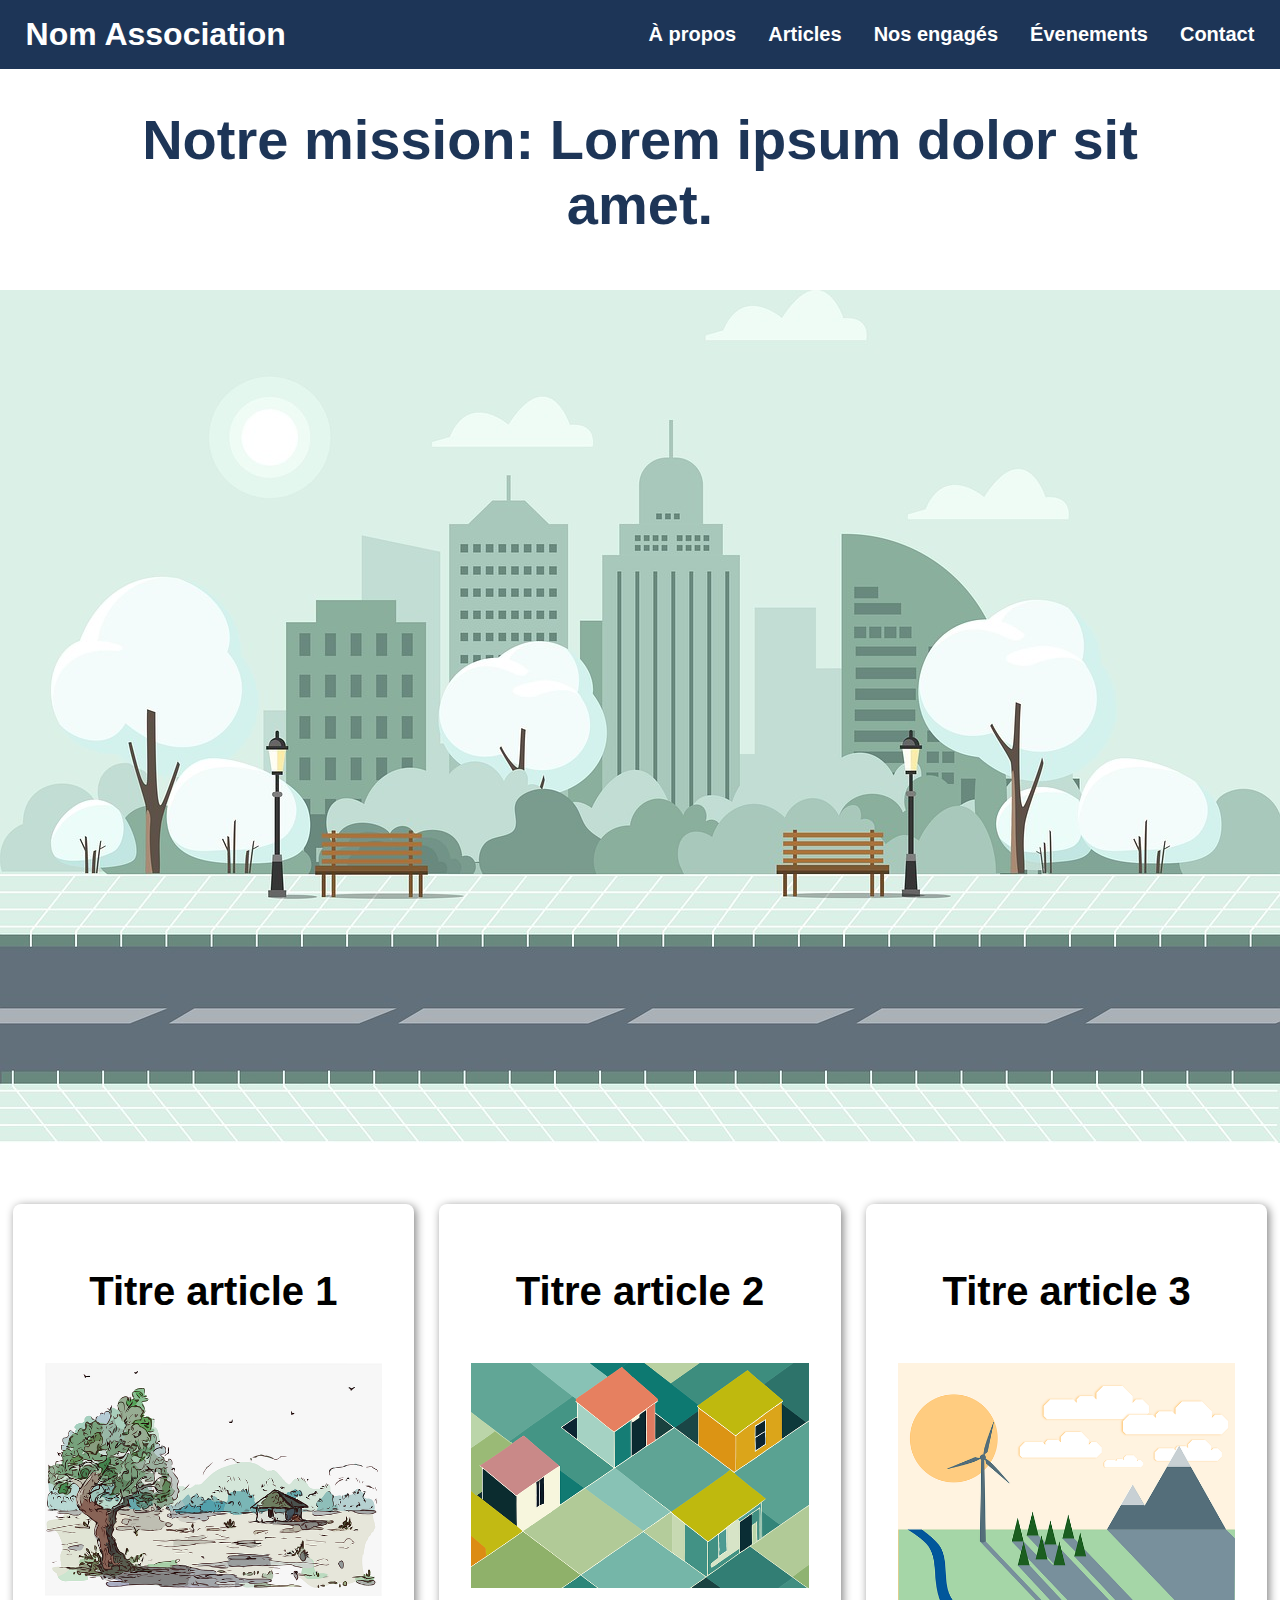
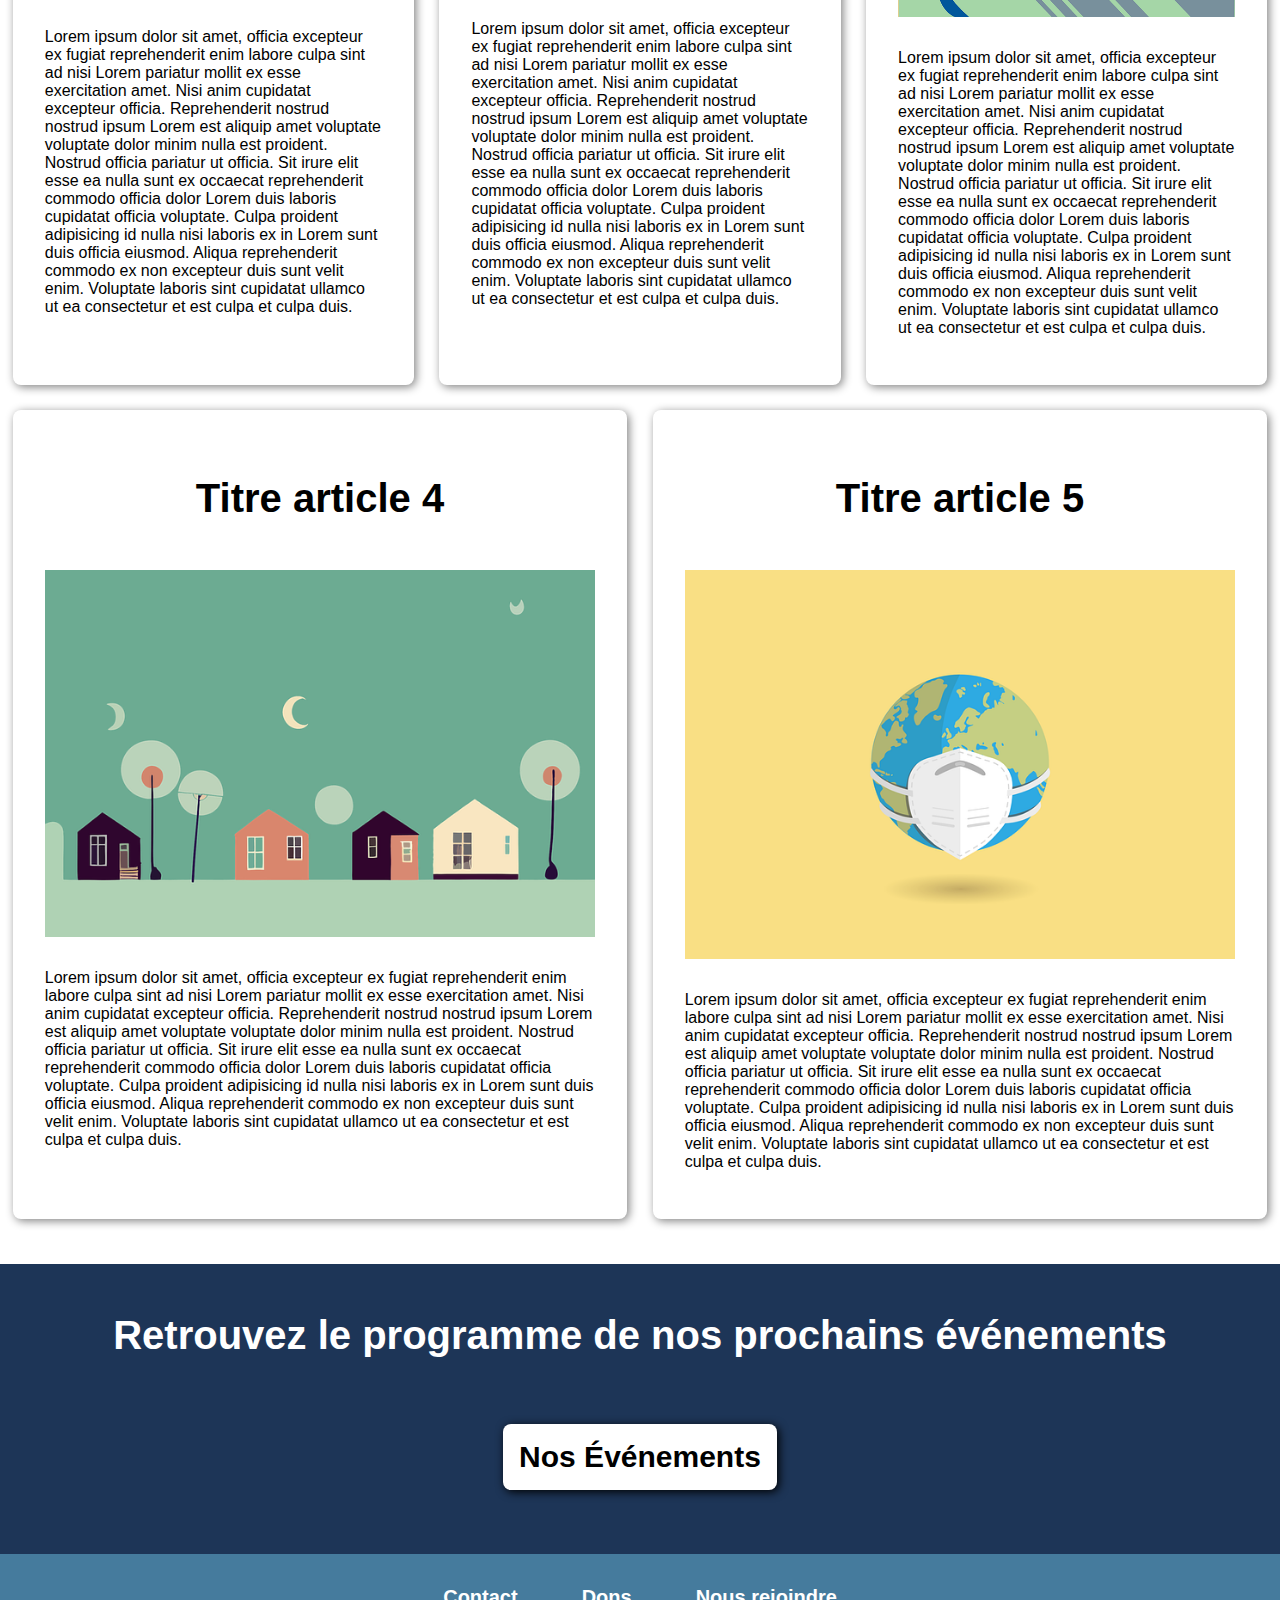
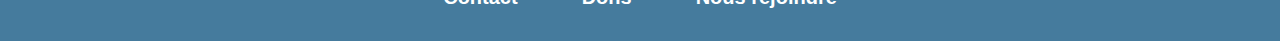
<file: index.html>
<!DOCTYPE html>
<html lang="fr">
  <head>
    <title>Nom association: Lorem ipsum dolor sit amet.</title>
    <meta charset="UTF-8" />
    <meta name="viewport" content="width=device-width, initial-scale=1" />
    <meta
      name="description"
      content="description mission association: Lorem ipsum dolor sit amet, qui minim labore adipisicing minim sint cillum sint consectetur cupidatat."
    />
    <link
      type="image/png"
      sizes="32x32"
      rel="icon"
      href="public/icons8-non-profit-organisation-32.png"
    />
    <link href="styles/global.css" rel="stylesheet" />
    <link href="styles/index.css" rel="stylesheet" />
  </head>
  <body>
    <header>
      <div class="menu-container">
        <nav class="navbar">
          <a href="index.html" class="menu-logo">Nom Association</a>
          <label for="toggle-hamburger">
            <img
              alt="menu"
              src="public/icons8-menu.svg"
              class="menu-hamburger"
            />
          </label>
        </nav>
        <input type="checkbox" id="toggle-hamburger" />
        <ul class="menu-content">
          <li>
            <a href="a-propos.html" class="menu-link">À propos</a>
          </li>
          <li>
            <a href="articles.html" class="menu-link">Articles</a>
          </li>
          <li>
            <a href="nos-engages.html" class="menu-link">Nos engagés</a>
          </li>
          <li>
            <a href="evenements.html" class="menu-link">Évenements</a>
          </li>
          <li>
            <a href="contact.html" class="menu-link">Contact</a>
          </li>
        </ul>
      </div>
    </header>
    <main>
      <div class="hero">
        <h1 class="hero-title">Notre mission: Lorem ipsum dolor sit amet.</h1>
        <img
          src="public/city-gbceb59cae_1280.jpg"
          alt="city illustration"
          class="article-image"
        />
      </div>
      <div class="article-container">
        <a href="./articles/article1.html" class="article-link">
          <article class="article">
            <h2 class="article-title">Titre article 1</h2>
            <img
              src="public/hut-g95c8c413b_640.png"
              alt="nature painting"
              class="article-image"
            />
            <p>
              Lorem ipsum dolor sit amet, officia excepteur ex fugiat
              reprehenderit enim labore culpa sint ad nisi Lorem pariatur mollit
              ex esse exercitation amet. Nisi anim cupidatat excepteur officia.
              Reprehenderit nostrud nostrud ipsum Lorem est aliquip amet
              voluptate voluptate dolor minim nulla est proident. Nostrud
              officia pariatur ut officia. Sit irure elit esse ea nulla sunt ex
              occaecat reprehenderit commodo officia dolor Lorem duis laboris
              cupidatat officia voluptate. Culpa proident adipisicing id nulla
              nisi laboris ex in Lorem sunt duis officia eiusmod. Aliqua
              reprehenderit commodo ex non excepteur duis sunt velit enim.
              Voluptate laboris sint cupidatat ullamco ut ea consectetur et est
              culpa et culpa duis.
            </p>
          </article>
        </a>
        <a href="./articles/article2.html" class="article-link">
          <article class="article article-odd">
            <h2 class="article-title">Titre article 2</h2>
            <img
              src="public/house-g46f1d85dd_640.png"
              alt="houses grid illustration"
              class="article-image"
            />
            <p>
              Lorem ipsum dolor sit amet, officia excepteur ex fugiat
              reprehenderit enim labore culpa sint ad nisi Lorem pariatur mollit
              ex esse exercitation amet. Nisi anim cupidatat excepteur officia.
              Reprehenderit nostrud nostrud ipsum Lorem est aliquip amet
              voluptate voluptate dolor minim nulla est proident. Nostrud
              officia pariatur ut officia. Sit irure elit esse ea nulla sunt ex
              occaecat reprehenderit commodo officia dolor Lorem duis laboris
              cupidatat officia voluptate. Culpa proident adipisicing id nulla
              nisi laboris ex in Lorem sunt duis officia eiusmod. Aliqua
              reprehenderit commodo ex non excepteur duis sunt velit enim.
              Voluptate laboris sint cupidatat ullamco ut ea consectetur et est
              culpa et culpa duis.
            </p>
          </article>
        </a>
        <a href="./articles/article3.html" class="article-link">
          <article class="article">
            <h2 class="article-title">Titre article 3</h2>
            <img
              src="public/wind-gf8442b9fc_640.png"
              alt="wind turbine illustration"
              class="article-image"
            />
            <p>
              Lorem ipsum dolor sit amet, officia excepteur ex fugiat
              reprehenderit enim labore culpa sint ad nisi Lorem pariatur mollit
              ex esse exercitation amet. Nisi anim cupidatat excepteur officia.
              Reprehenderit nostrud nostrud ipsum Lorem est aliquip amet
              voluptate voluptate dolor minim nulla est proident. Nostrud
              officia pariatur ut officia. Sit irure elit esse ea nulla sunt ex
              occaecat reprehenderit commodo officia dolor Lorem duis laboris
              cupidatat officia voluptate. Culpa proident adipisicing id nulla
              nisi laboris ex in Lorem sunt duis officia eiusmod. Aliqua
              reprehenderit commodo ex non excepteur duis sunt velit enim.
              Voluptate laboris sint cupidatat ullamco ut ea consectetur et est
              culpa et culpa duis.
            </p>
          </article>
        </a>
        <a href="./articles/article4.html" class="article-link">
          <article class="article article-odd">
            <h2 class="article-title">Titre article 4</h2>
            <img
              src="public/house-ge0a631499_640.png"
              alt="houses illustration"
              class="article-image"
            />
            <p>
              Lorem ipsum dolor sit amet, officia excepteur ex fugiat
              reprehenderit enim labore culpa sint ad nisi Lorem pariatur mollit
              ex esse exercitation amet. Nisi anim cupidatat excepteur officia.
              Reprehenderit nostrud nostrud ipsum Lorem est aliquip amet
              voluptate voluptate dolor minim nulla est proident. Nostrud
              officia pariatur ut officia. Sit irure elit esse ea nulla sunt ex
              occaecat reprehenderit commodo officia dolor Lorem duis laboris
              cupidatat officia voluptate. Culpa proident adipisicing id nulla
              nisi laboris ex in Lorem sunt duis officia eiusmod. Aliqua
              reprehenderit commodo ex non excepteur duis sunt velit enim.
              Voluptate laboris sint cupidatat ullamco ut ea consectetur et est
              culpa et culpa duis.
            </p>
          </article>
        </a>
        <a href="./articles/article5.html" class="article-link"
          ><article class="article">
            <h2 class="article-title">Titre article 5</h2>
            <img
              src="public/virus-g2558741d8_640.png"
              alt="earth virus mask illustration"
              class="article-image"
            />
            <p>
              Lorem ipsum dolor sit amet, officia excepteur ex fugiat
              reprehenderit enim labore culpa sint ad nisi Lorem pariatur mollit
              ex esse exercitation amet. Nisi anim cupidatat excepteur officia.
              Reprehenderit nostrud nostrud ipsum Lorem est aliquip amet
              voluptate voluptate dolor minim nulla est proident. Nostrud
              officia pariatur ut officia. Sit irure elit esse ea nulla sunt ex
              occaecat reprehenderit commodo officia dolor Lorem duis laboris
              cupidatat officia voluptate. Culpa proident adipisicing id nulla
              nisi laboris ex in Lorem sunt duis officia eiusmod. Aliqua
              reprehenderit commodo ex non excepteur duis sunt velit enim.
              Voluptate laboris sint cupidatat ullamco ut ea consectetur et est
              culpa et culpa duis.
            </p>
          </article>
        </a>
      </div>
    </main>
    <aside class="aside-banner">
      <h2>Retrouvez le programme de nos prochains événements</h2>
      <a href="evenements.html" class="events-link">Nos Événements</a>
    </aside>
    <footer>
      <ul class="footer-list">
        <li><a href="contact.html" class="menu-link">Contact</a></li>
        <li><a href="dons.html" class="menu-link">Dons</a></li>
        <li>
          <a href="nous-rejoindre.html" class="menu-link">Nous rejoindre</a>
        </li>
      </ul>
    </footer>
  </body>
</html>
</file>
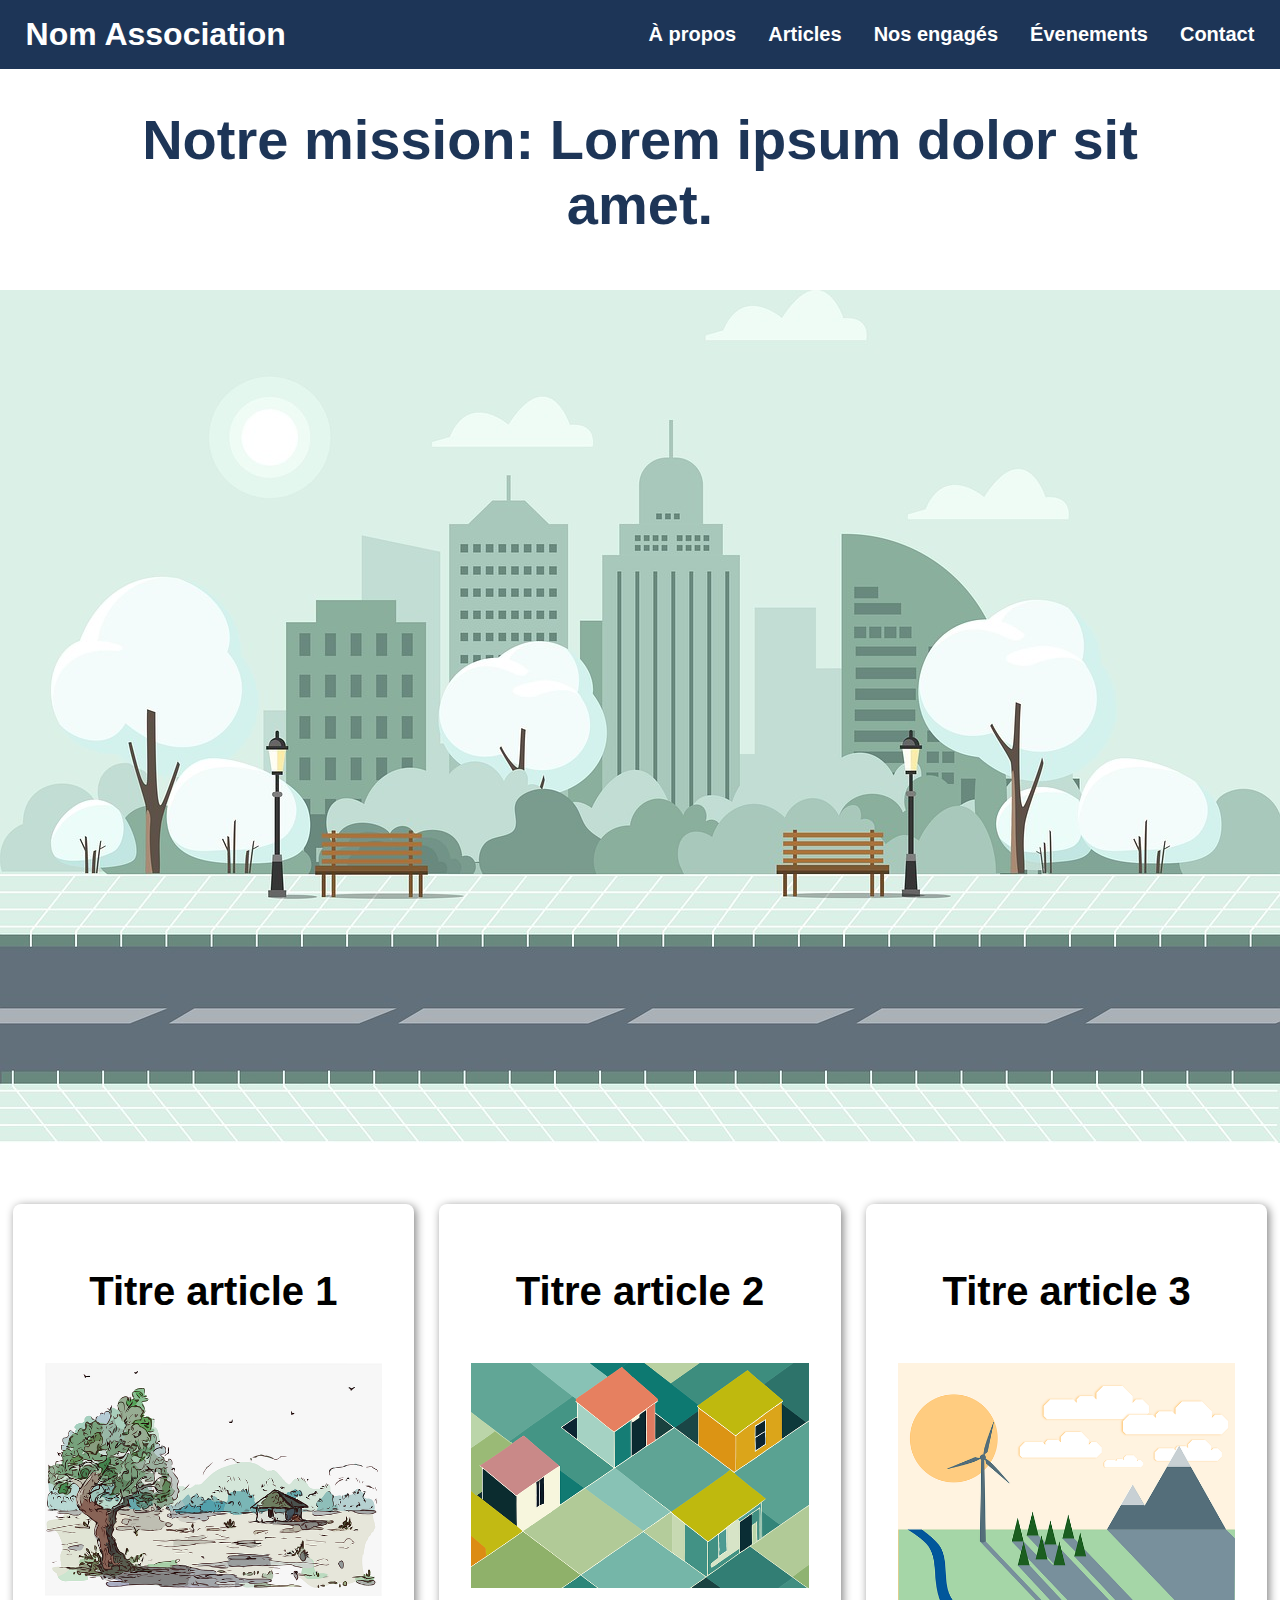
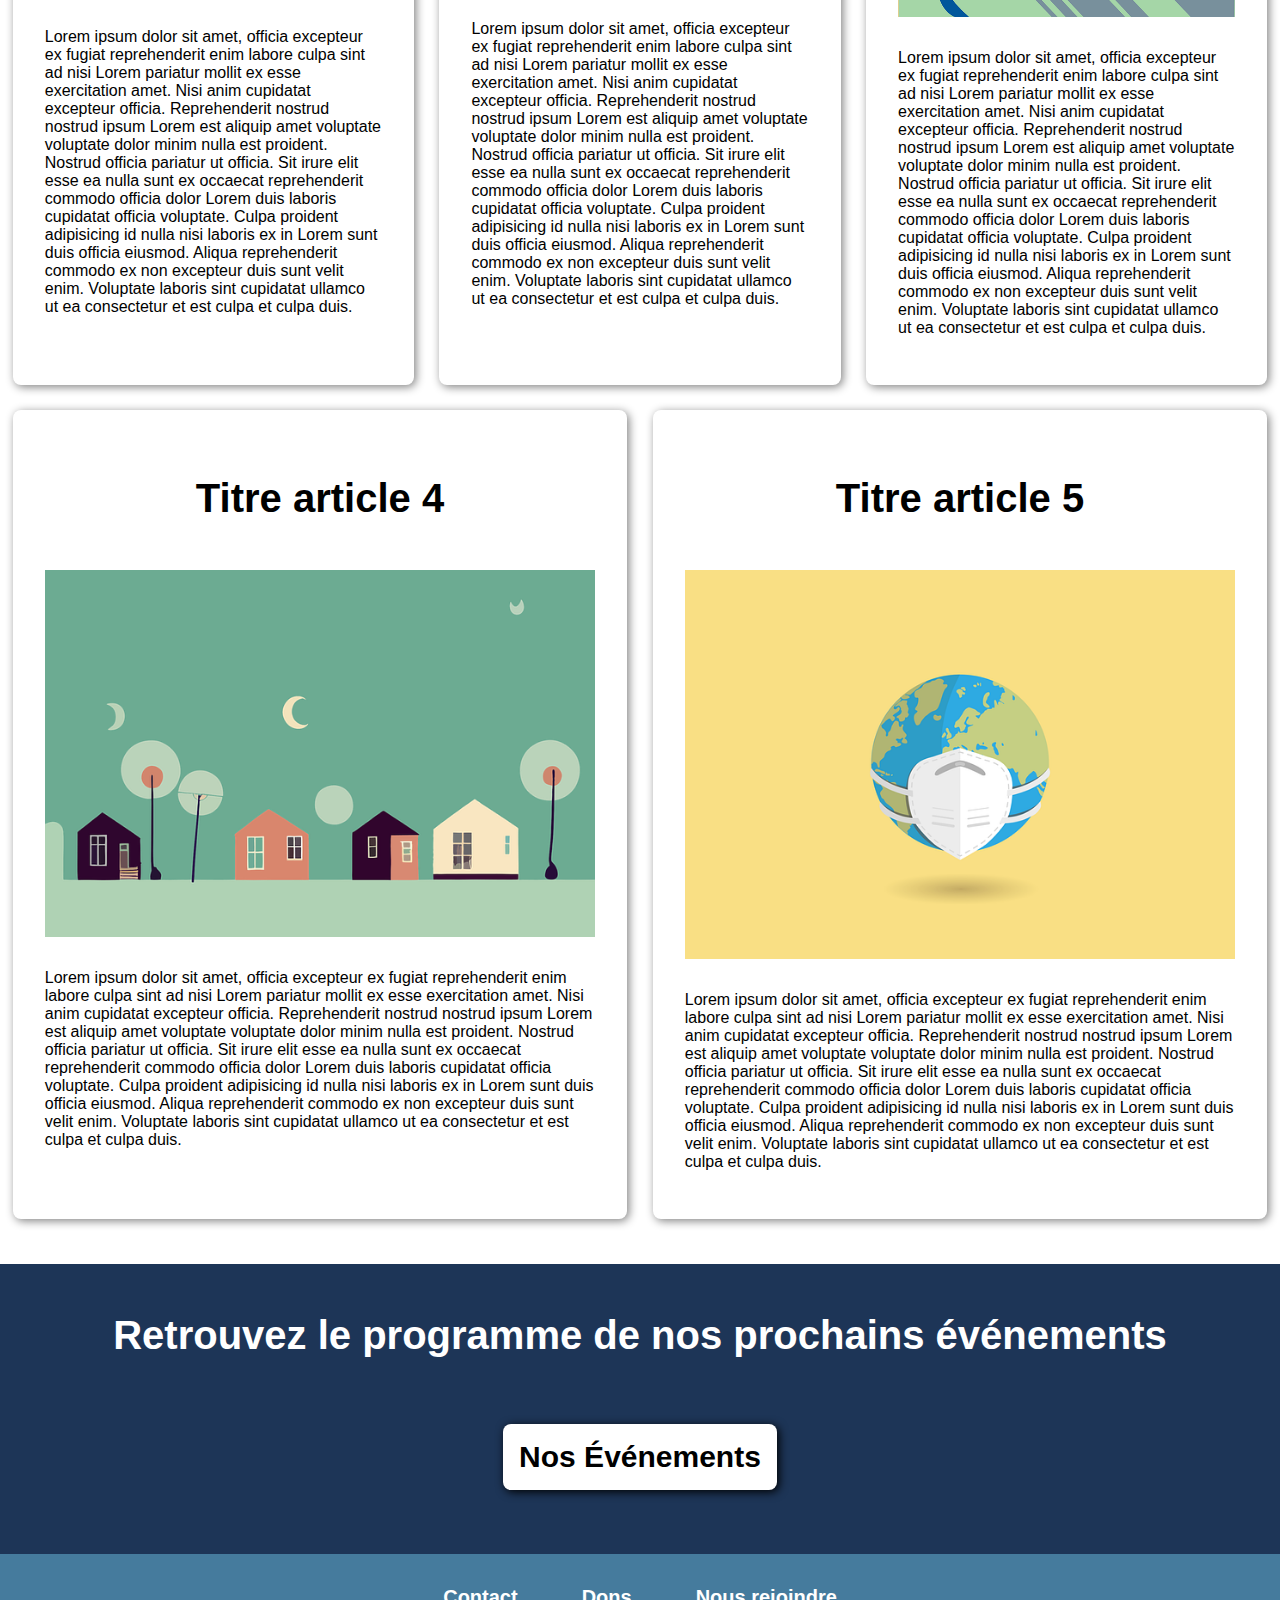
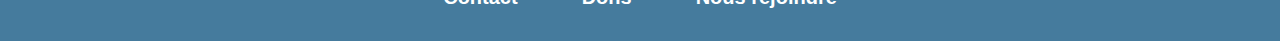
<file: pages/index.html>
<!DOCTYPE html>
<html lang="fr">
  <head>
    <title>Nom association: Lorem ipsum dolor sit amet.</title>
    <meta charset="UTF-8" />
    <meta name="viewport" content="width=device-width, initial-scale=1" />
    <meta
      name="description"
      content="description mission association: Lorem ipsum dolor sit amet, qui minim labore adipisicing minim sint cillum sint consectetur cupidatat."
    />
    <link href="../styles/global.css" rel="stylesheet" />
    <link href="../styles/index.css" rel="stylesheet" />
  </head>
  <body>
    <header>
      <div class="menu-container">
        <nav class="navbar">
          <a href="index.html" class="menu-logo">Nom Association</a>
          <label for="toggle-hamburger">
            <img
              alt="menu"
              src="../public/icons8-menu.svg"
              class="menu-hamburger"
            />
          </label>
        </nav>
        <input type="checkbox" id="toggle-hamburger" />
        <ul class="menu-content">
          <li>
            <a href="a-propos.html" class="menu-link">À propos</a>
          </li>
          <li>
            <a href="articles.html" class="menu-link">Articles</a>
          </li>
          <li>
            <a href="nos-engages.html" class="menu-link">Nos engagés</a>
          </li>
          <li>
            <a href="evenements.html" class="menu-link">Évenements</a>
          </li>
          <li>
            <a href="contact.html" class="menu-link">Contact</a>
          </li>
        </ul>
      </div>
    </header>
    <main>
      <div class="hero">
        <h1 class="hero-title">Notre mission: Lorem ipsum dolor sit amet.</h1>
        <img
          src="../public/city-gbceb59cae_1280.jpg"
          alt="city illustration"
          class="article-image"
        />
      </div>
      <div class="article-container">
        <a href="./articles/article1.html" class="article-link">
          <article class="article">
            <h2 class="article-title">Titre article 1</h2>
            <img
              src="../public/hut-g95c8c413b_640.png"
              alt="nature painting"
              class="article-image"
            />
            <p>
              Lorem ipsum dolor sit amet, officia excepteur ex fugiat
              reprehenderit enim labore culpa sint ad nisi Lorem pariatur mollit
              ex esse exercitation amet. Nisi anim cupidatat excepteur officia.
              Reprehenderit nostrud nostrud ipsum Lorem est aliquip amet
              voluptate voluptate dolor minim nulla est proident. Nostrud
              officia pariatur ut officia. Sit irure elit esse ea nulla sunt ex
              occaecat reprehenderit commodo officia dolor Lorem duis laboris
              cupidatat officia voluptate. Culpa proident adipisicing id nulla
              nisi laboris ex in Lorem sunt duis officia eiusmod. Aliqua
              reprehenderit commodo ex non excepteur duis sunt velit enim.
              Voluptate laboris sint cupidatat ullamco ut ea consectetur et est
              culpa et culpa duis.
            </p>
          </article>
        </a>
        <a href="./articles/article2.html" class="article-link">
          <article class="article article-odd">
            <h2 class="article-title">Titre article 2</h2>
            <img
              src="../public/house-g46f1d85dd_640.png"
              alt="houses grid illustration"
              class="article-image"
            />
            <p>
              Lorem ipsum dolor sit amet, officia excepteur ex fugiat
              reprehenderit enim labore culpa sint ad nisi Lorem pariatur mollit
              ex esse exercitation amet. Nisi anim cupidatat excepteur officia.
              Reprehenderit nostrud nostrud ipsum Lorem est aliquip amet
              voluptate voluptate dolor minim nulla est proident. Nostrud
              officia pariatur ut officia. Sit irure elit esse ea nulla sunt ex
              occaecat reprehenderit commodo officia dolor Lorem duis laboris
              cupidatat officia voluptate. Culpa proident adipisicing id nulla
              nisi laboris ex in Lorem sunt duis officia eiusmod. Aliqua
              reprehenderit commodo ex non excepteur duis sunt velit enim.
              Voluptate laboris sint cupidatat ullamco ut ea consectetur et est
              culpa et culpa duis.
            </p>
          </article>
        </a>
        <a href="./articles/article3.html" class="article-link">
          <article class="article">
            <h2 class="article-title">Titre article 3</h2>
            <img
              src="../public/wind-gf8442b9fc_640.png"
              alt="wind turbine illustration"
              class="article-image"
            />
            <p>
              Lorem ipsum dolor sit amet, officia excepteur ex fugiat
              reprehenderit enim labore culpa sint ad nisi Lorem pariatur mollit
              ex esse exercitation amet. Nisi anim cupidatat excepteur officia.
              Reprehenderit nostrud nostrud ipsum Lorem est aliquip amet
              voluptate voluptate dolor minim nulla est proident. Nostrud
              officia pariatur ut officia. Sit irure elit esse ea nulla sunt ex
              occaecat reprehenderit commodo officia dolor Lorem duis laboris
              cupidatat officia voluptate. Culpa proident adipisicing id nulla
              nisi laboris ex in Lorem sunt duis officia eiusmod. Aliqua
              reprehenderit commodo ex non excepteur duis sunt velit enim.
              Voluptate laboris sint cupidatat ullamco ut ea consectetur et est
              culpa et culpa duis.
            </p>
          </article>
        </a>
        <a href="./articles/article4.html" class="article-link">
          <article class="article article-odd">
            <h2 class="article-title">Titre article 4</h2>
            <img
              src="../public/house-ge0a631499_640.png"
              alt="houses illustration"
              class="article-image"
            />
            <p>
              Lorem ipsum dolor sit amet, officia excepteur ex fugiat
              reprehenderit enim labore culpa sint ad nisi Lorem pariatur mollit
              ex esse exercitation amet. Nisi anim cupidatat excepteur officia.
              Reprehenderit nostrud nostrud ipsum Lorem est aliquip amet
              voluptate voluptate dolor minim nulla est proident. Nostrud
              officia pariatur ut officia. Sit irure elit esse ea nulla sunt ex
              occaecat reprehenderit commodo officia dolor Lorem duis laboris
              cupidatat officia voluptate. Culpa proident adipisicing id nulla
              nisi laboris ex in Lorem sunt duis officia eiusmod. Aliqua
              reprehenderit commodo ex non excepteur duis sunt velit enim.
              Voluptate laboris sint cupidatat ullamco ut ea consectetur et est
              culpa et culpa duis.
            </p>
          </article>
        </a>
        <a href="./articles/article5.html" class="article-link"
          ><article class="article">
            <h2 class="article-title">Titre article 5</h2>
            <img
              src="../public/virus-g2558741d8_640.png"
              alt="earth virus mask illustration"
              class="article-image"
            />
            <p>
              Lorem ipsum dolor sit amet, officia excepteur ex fugiat
              reprehenderit enim labore culpa sint ad nisi Lorem pariatur mollit
              ex esse exercitation amet. Nisi anim cupidatat excepteur officia.
              Reprehenderit nostrud nostrud ipsum Lorem est aliquip amet
              voluptate voluptate dolor minim nulla est proident. Nostrud
              officia pariatur ut officia. Sit irure elit esse ea nulla sunt ex
              occaecat reprehenderit commodo officia dolor Lorem duis laboris
              cupidatat officia voluptate. Culpa proident adipisicing id nulla
              nisi laboris ex in Lorem sunt duis officia eiusmod. Aliqua
              reprehenderit commodo ex non excepteur duis sunt velit enim.
              Voluptate laboris sint cupidatat ullamco ut ea consectetur et est
              culpa et culpa duis.
            </p>
          </article>
        </a>
      </div>
    </main>
    <aside class="aside-banner">
      <h2>Retrouvez le programme de nos prochains événements</h2>
      <a href="evenements.html" class="events-link">Nos Événements</a>
    </aside>
    <footer>
      <ul class="footer-list">
        <li><a href="contact.html" class="menu-link">Contact</a></li>
        <li><a href="dons.html" class="menu-link">Dons</a></li>
        <li>
          <a href="nous-rejoindre.html" class="menu-link">Nous rejoindre</a>
        </li>
      </ul>
    </footer>
  </body>
</html>
</file>
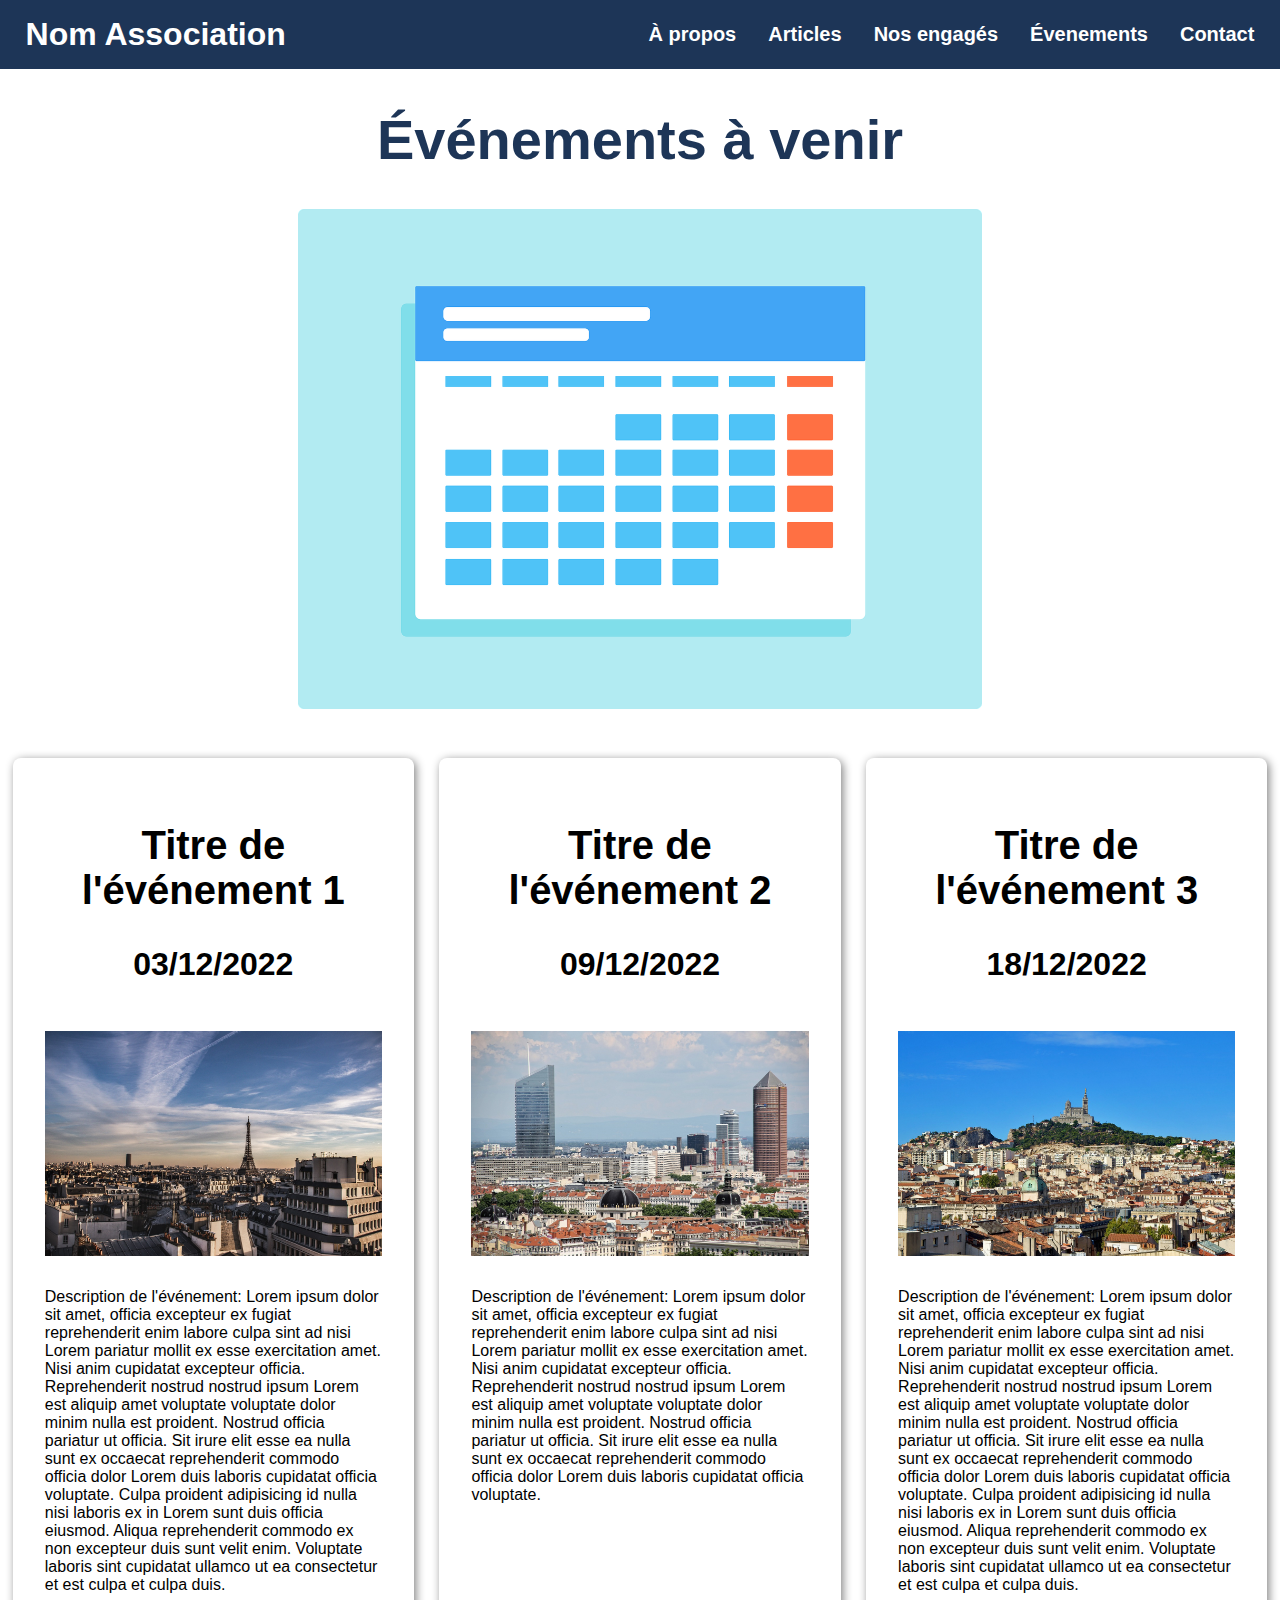
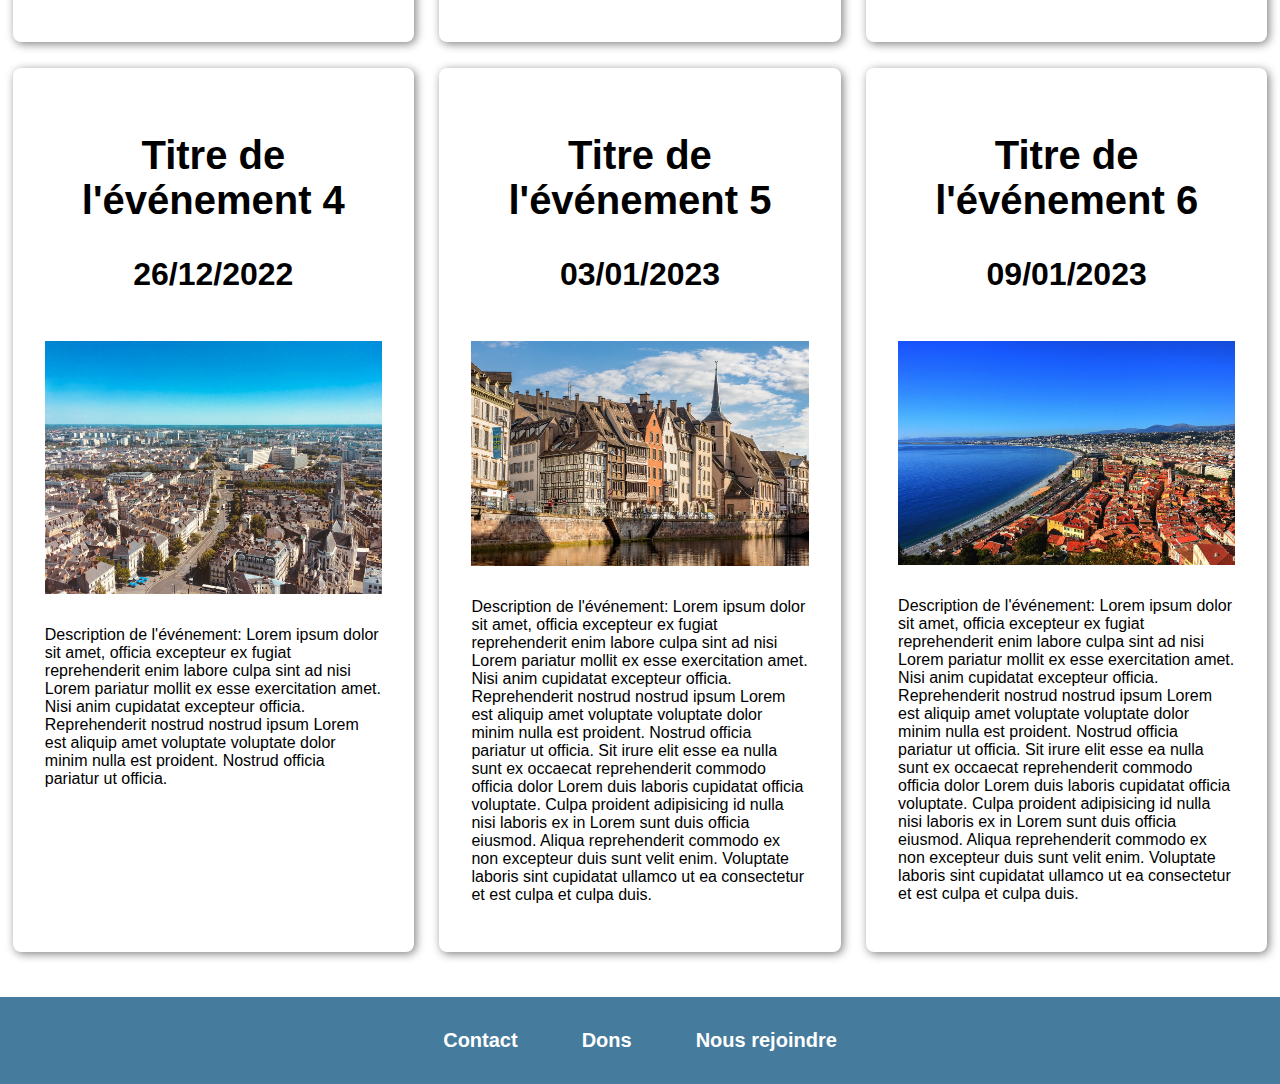
<file: evenements.html>
<!DOCTYPE html>
<html lang="fr">
  <head>
    <title>Nom association: Événements</title>
    <meta charset="UTF-8" />
    <meta name="viewport" content="width=device-width, initial-scale=1" />
    <meta
      name="description"
      content="description concepts événements: Lorem ipsum dolor sit amet, qui minim labore adipisicing minim sint cillum sint consectetur cupidatat."
    />
    <link
      type="image/png"
      sizes="32x32"
      rel="icon"
      href="public/icons8-non-profit-organisation-32.png"
    />
    <link href="styles/global.css" rel="stylesheet" />
    <link href="styles/evenements.css" rel="stylesheet" />
  </head>
  <body>
    <header>
      <div class="menu-container">
        <nav class="navbar">
          <a href="index.html" class="menu-logo">Nom Association</a>
          <label for="toggle-hamburger">
            <img
              alt="menu"
              src="public/icons8-menu.svg"
              class="menu-hamburger"
            />
          </label>
        </nav>
        <input type="checkbox" id="toggle-hamburger" />
        <ul class="menu-content">
          <li>
            <a href="a-propos.html" class="menu-link">À propos</a>
          </li>
          <li>
            <a href="articles.html" class="menu-link">Articles</a>
          </li>
          <li>
            <a href="nos-engages.html" class="menu-link">Nos engagés</a>
          </li>
          <li>
            <a href="evenements.html" class="menu-link">Évenements</a>
          </li>
          <li>
            <a href="contact.html" class="menu-link">Contact</a>
          </li>
        </ul>
      </div>
    </header>
    <main>
      <div class="hero">
        <h1 class="hero-title">Événements à venir</h1>
        <img
          src="public/calendar-g806abb7f1_1280.png"
          alt="calendar"
          class="hero-image"
        />
      </div>
      <div class="article-container">
        <a href="./evenements/evenement1.html" class="article-link">
          <article class="article">
            <div class="article-title">
              <h2>Titre de l'événement 1</h2>
              <h3>03/12/2022</h3>
            </div>
            <img
              src="public/paris-g357b9f559_1280.jpg"
              alt="Paris"
              class="article-image"
            />
            <p>
              Description de l'événement: Lorem ipsum dolor sit amet, officia
              excepteur ex fugiat reprehenderit enim labore culpa sint ad nisi
              Lorem pariatur mollit ex esse exercitation amet. Nisi anim
              cupidatat excepteur officia. Reprehenderit nostrud nostrud ipsum
              Lorem est aliquip amet voluptate voluptate dolor minim nulla est
              proident. Nostrud officia pariatur ut officia. Sit irure elit esse
              ea nulla sunt ex occaecat reprehenderit commodo officia dolor
              Lorem duis laboris cupidatat officia voluptate. Culpa proident
              adipisicing id nulla nisi laboris ex in Lorem sunt duis officia
              eiusmod. Aliqua reprehenderit commodo ex non excepteur duis sunt
              velit enim. Voluptate laboris sint cupidatat ullamco ut ea
              consectetur et est culpa et culpa duis.
            </p>
          </article>
        </a>
        <a href="./evenements/evenement2.html" class="article-link">
          <article class="article article-odd">
            <div class="article-title">
              <h2>Titre de l'événement 2</h2>
              <h3>09/12/2022</h3>
            </div>
            <img
              src="public/lyon-g3cd0ecea9_1280.jpg"
              alt="Lyon"
              class="article-image"
            />
            <p>
              Description de l'événement: Lorem ipsum dolor sit amet, officia
              excepteur ex fugiat reprehenderit enim labore culpa sint ad nisi
              Lorem pariatur mollit ex esse exercitation amet. Nisi anim
              cupidatat excepteur officia. Reprehenderit nostrud nostrud ipsum
              Lorem est aliquip amet voluptate voluptate dolor minim nulla est
              proident. Nostrud officia pariatur ut officia. Sit irure elit esse
              ea nulla sunt ex occaecat reprehenderit commodo officia dolor
              Lorem duis laboris cupidatat officia voluptate.
            </p>
          </article>
        </a>
        <a href="./evenements/evenement3.html" class="article-link">
          <article class="article">
            <div class="article-title">
              <h2>Titre de l'événement 3</h2>
              <h3>18/12/2022</h3>
            </div>
            <img
              src="public/marseille-g0b22eb4a2_1280.jpg"
              alt="Marseille"
              class="article-image"
            />
            <p>
              Description de l'événement: Lorem ipsum dolor sit amet, officia
              excepteur ex fugiat reprehenderit enim labore culpa sint ad nisi
              Lorem pariatur mollit ex esse exercitation amet. Nisi anim
              cupidatat excepteur officia. Reprehenderit nostrud nostrud ipsum
              Lorem est aliquip amet voluptate voluptate dolor minim nulla est
              proident. Nostrud officia pariatur ut officia. Sit irure elit esse
              ea nulla sunt ex occaecat reprehenderit commodo officia dolor
              Lorem duis laboris cupidatat officia voluptate. Culpa proident
              adipisicing id nulla nisi laboris ex in Lorem sunt duis officia
              eiusmod. Aliqua reprehenderit commodo ex non excepteur duis sunt
              velit enim. Voluptate laboris sint cupidatat ullamco ut ea
              consectetur et est culpa et culpa duis.
            </p>
          </article>
        </a>
        <a href="./evenements/evenement4.html" class="article-link">
          <article class="article article-odd">
            <div class="article-title">
              <h2>Titre de l'événement 4</h2>
              <h3>26/12/2022</h3>
            </div>
            <img
              src="public/nantes-g4281df2de_1280.jpg"
              alt="Nantes"
              class="article-image"
            />
            <p>
              Description de l'événement: Lorem ipsum dolor sit amet, officia
              excepteur ex fugiat reprehenderit enim labore culpa sint ad nisi
              Lorem pariatur mollit ex esse exercitation amet. Nisi anim
              cupidatat excepteur officia. Reprehenderit nostrud nostrud ipsum
              Lorem est aliquip amet voluptate voluptate dolor minim nulla est
              proident. Nostrud officia pariatur ut officia.
            </p>
          </article>
        </a>
        <a href="./evenements/evenement5.html" class="article-link">
          <article class="article">
            <div class="article-title">
              <h2>Titre de l'événement 5</h2>
              <h3>03/01/2023</h3>
            </div>
            <img
              src="public/strasbourg-g61bc2ff4a_1280.jpg"
              alt="Strasbourg"
              class="article-image"
            />
            <p>
              Description de l'événement: Lorem ipsum dolor sit amet, officia
              excepteur ex fugiat reprehenderit enim labore culpa sint ad nisi
              Lorem pariatur mollit ex esse exercitation amet. Nisi anim
              cupidatat excepteur officia. Reprehenderit nostrud nostrud ipsum
              Lorem est aliquip amet voluptate voluptate dolor minim nulla est
              proident. Nostrud officia pariatur ut officia. Sit irure elit esse
              ea nulla sunt ex occaecat reprehenderit commodo officia dolor
              Lorem duis laboris cupidatat officia voluptate. Culpa proident
              adipisicing id nulla nisi laboris ex in Lorem sunt duis officia
              eiusmod. Aliqua reprehenderit commodo ex non excepteur duis sunt
              velit enim. Voluptate laboris sint cupidatat ullamco ut ea
              consectetur et est culpa et culpa duis.
            </p>
          </article>
        </a>
        <a href="./evenements/evenement6.html" class="article-link">
          <article class="article article-odd">
            <div class="article-title">
              <h2>Titre de l'événement 6</h2>
              <h3>09/01/2023</h3>
            </div>
            <img
              src="public/nice-g510157109_1280.jpg"
              alt="Nice"
              class="article-image"
            />
            <p>
              Description de l'événement: Lorem ipsum dolor sit amet, officia
              excepteur ex fugiat reprehenderit enim labore culpa sint ad nisi
              Lorem pariatur mollit ex esse exercitation amet. Nisi anim
              cupidatat excepteur officia. Reprehenderit nostrud nostrud ipsum
              Lorem est aliquip amet voluptate voluptate dolor minim nulla est
              proident. Nostrud officia pariatur ut officia. Sit irure elit esse
              ea nulla sunt ex occaecat reprehenderit commodo officia dolor
              Lorem duis laboris cupidatat officia voluptate. Culpa proident
              adipisicing id nulla nisi laboris ex in Lorem sunt duis officia
              eiusmod. Aliqua reprehenderit commodo ex non excepteur duis sunt
              velit enim. Voluptate laboris sint cupidatat ullamco ut ea
              consectetur et est culpa et culpa duis.
            </p>
          </article>
        </a>
      </div>
    </main>
    <footer>
      <ul class="footer-list">
        <li><a href="contact.html" class="menu-link">Contact</a></li>
        <li><a href="dons.html" class="menu-link">Dons</a></li>
        <li>
          <a href="nous-rejoindre.html" class="menu-link">Nous rejoindre</a>
        </li>
      </ul>
    </footer>
  </body>
</html>
</file>
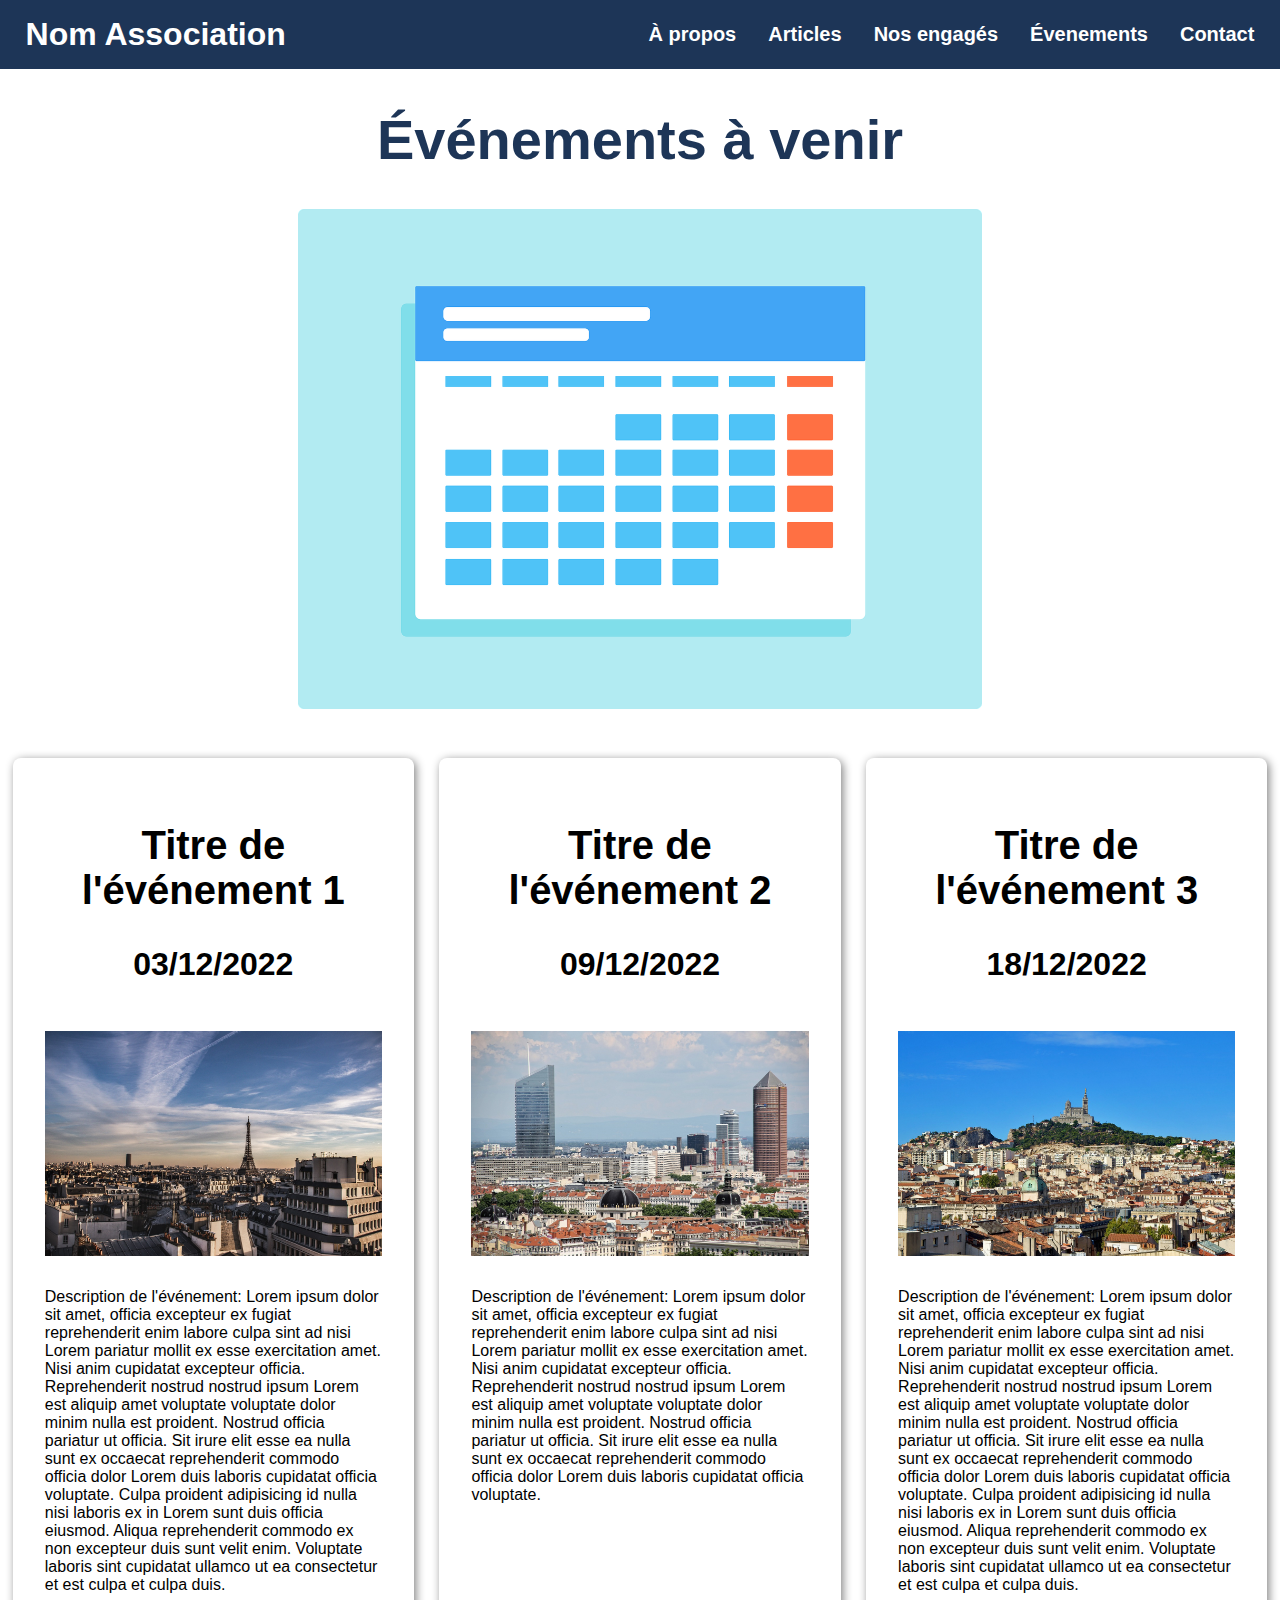
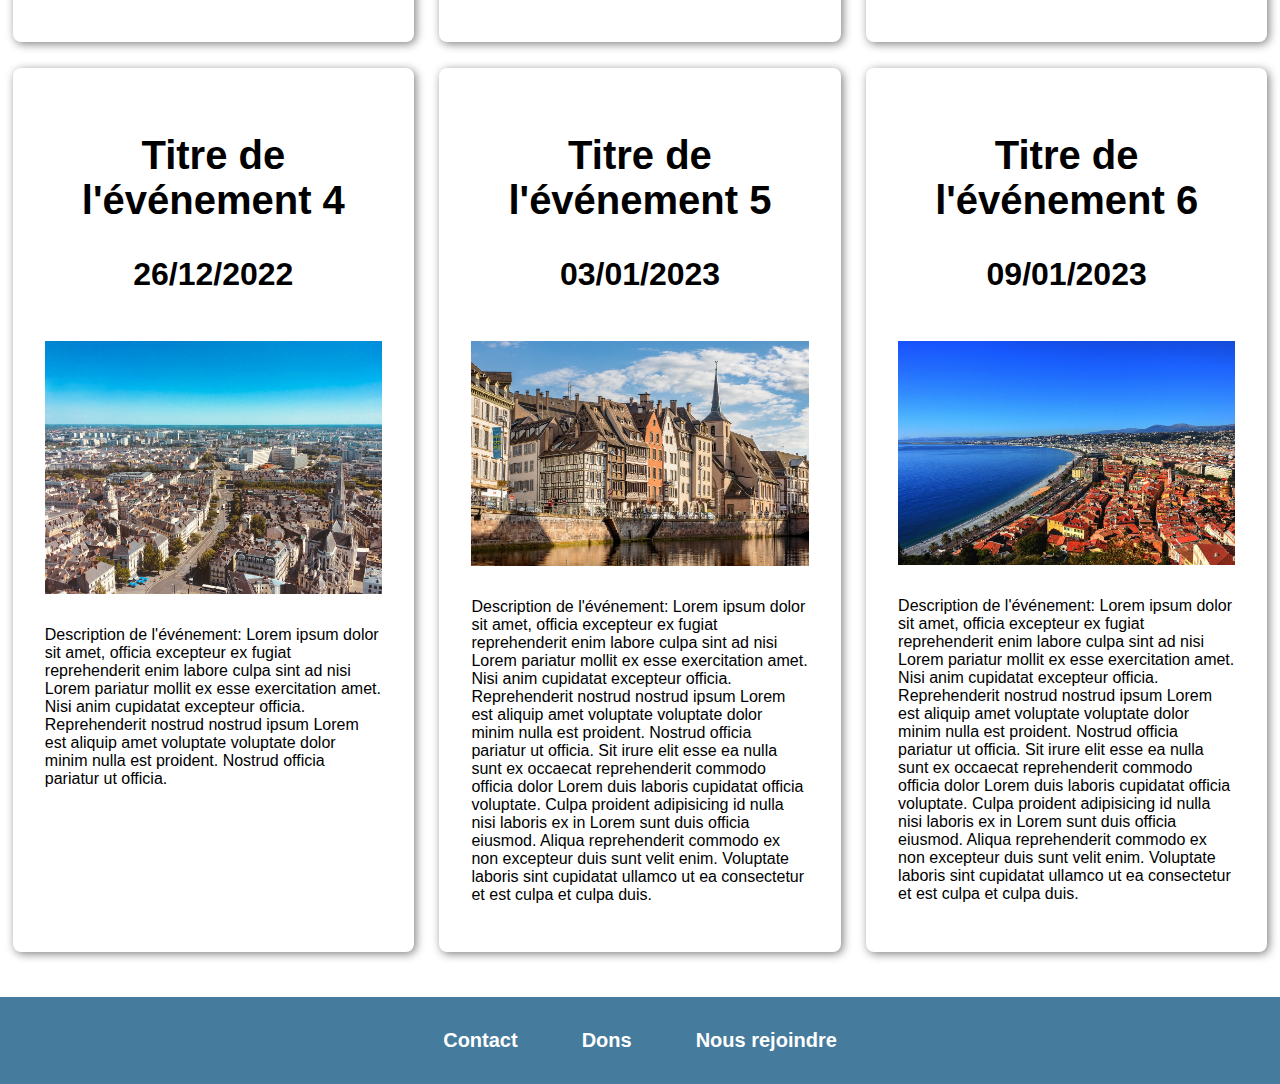
<file: pages/evenements.html>
<!DOCTYPE html>
<html lang="fr">
  <head>
    <title>Nom association: Événements</title>
    <meta charset="UTF-8" />
    <meta name="viewport" content="width=device-width, initial-scale=1" />
    <meta
      name="description"
      content="description concepts événements: Lorem ipsum dolor sit amet, qui minim labore adipisicing minim sint cillum sint consectetur cupidatat."
    />
    <link href="../styles/global.css" rel="stylesheet" />
    <link href="../styles/evenements.css" rel="stylesheet" />
  </head>
  <body>
    <header>
      <div class="menu-container">
        <nav class="navbar">
          <a href="index.html" class="menu-logo">Nom Association</a>
          <label for="toggle-hamburger">
            <img
              alt="menu"
              src="../public/icons8-menu.svg"
              class="menu-hamburger"
            />
          </label>
        </nav>
        <input type="checkbox" id="toggle-hamburger" />
        <ul class="menu-content">
          <li>
            <a href="a-propos.html" class="menu-link">À propos</a>
          </li>
          <li>
            <a href="articles.html" class="menu-link">Articles</a>
          </li>
          <li>
            <a href="nos-engages.html" class="menu-link">Nos engagés</a>
          </li>
          <li>
            <a href="evenements.html" class="menu-link">Évenements</a>
          </li>
          <li>
            <a href="contact.html" class="menu-link">Contact</a>
          </li>
        </ul>
      </div>
    </header>
    <main>
      <div class="hero">
        <h1 class="hero-title">Événements à venir</h1>
        <img
          src="../public/calendar-g806abb7f1_1280.png"
          alt="calendar"
          class="hero-image"
        />
      </div>
      <div class="article-container">
        <a href="./evenements/evenement1.html" class="article-link">
          <article class="article">
            <div class="article-title">
              <h2>Titre de l'événement 1</h2>
              <h3>03/12/2022</h3>
            </div>
            <img
              src="../public/paris-g357b9f559_1280.jpg"
              alt="Paris"
              class="article-image"
            />
            <p>
              Description de l'événement: Lorem ipsum dolor sit amet, officia
              excepteur ex fugiat reprehenderit enim labore culpa sint ad nisi
              Lorem pariatur mollit ex esse exercitation amet. Nisi anim
              cupidatat excepteur officia. Reprehenderit nostrud nostrud ipsum
              Lorem est aliquip amet voluptate voluptate dolor minim nulla est
              proident. Nostrud officia pariatur ut officia. Sit irure elit esse
              ea nulla sunt ex occaecat reprehenderit commodo officia dolor
              Lorem duis laboris cupidatat officia voluptate. Culpa proident
              adipisicing id nulla nisi laboris ex in Lorem sunt duis officia
              eiusmod. Aliqua reprehenderit commodo ex non excepteur duis sunt
              velit enim. Voluptate laboris sint cupidatat ullamco ut ea
              consectetur et est culpa et culpa duis.
            </p>
          </article>
        </a>
        <a href="./evenements/evenement2.html" class="article-link">
          <article class="article article-odd">
            <div class="article-title">
              <h2>Titre de l'événement 2</h2>
              <h3>09/12/2022</h3>
            </div>
            <img
              src="../public/lyon-g3cd0ecea9_1280.jpg"
              alt="Lyon"
              class="article-image"
            />
            <p>
              Description de l'événement: Lorem ipsum dolor sit amet, officia
              excepteur ex fugiat reprehenderit enim labore culpa sint ad nisi
              Lorem pariatur mollit ex esse exercitation amet. Nisi anim
              cupidatat excepteur officia. Reprehenderit nostrud nostrud ipsum
              Lorem est aliquip amet voluptate voluptate dolor minim nulla est
              proident. Nostrud officia pariatur ut officia. Sit irure elit esse
              ea nulla sunt ex occaecat reprehenderit commodo officia dolor
              Lorem duis laboris cupidatat officia voluptate.
            </p>
          </article>
        </a>
        <a href="./evenements/evenement3.html" class="article-link">
          <article class="article">
            <div class="article-title">
              <h2>Titre de l'événement 3</h2>
              <h3>18/12/2022</h3>
            </div>
            <img
              src="../public/marseille-g0b22eb4a2_1280.jpg"
              alt="Marseille"
              class="article-image"
            />
            <p>
              Description de l'événement: Lorem ipsum dolor sit amet, officia
              excepteur ex fugiat reprehenderit enim labore culpa sint ad nisi
              Lorem pariatur mollit ex esse exercitation amet. Nisi anim
              cupidatat excepteur officia. Reprehenderit nostrud nostrud ipsum
              Lorem est aliquip amet voluptate voluptate dolor minim nulla est
              proident. Nostrud officia pariatur ut officia. Sit irure elit esse
              ea nulla sunt ex occaecat reprehenderit commodo officia dolor
              Lorem duis laboris cupidatat officia voluptate. Culpa proident
              adipisicing id nulla nisi laboris ex in Lorem sunt duis officia
              eiusmod. Aliqua reprehenderit commodo ex non excepteur duis sunt
              velit enim. Voluptate laboris sint cupidatat ullamco ut ea
              consectetur et est culpa et culpa duis.
            </p>
          </article>
        </a>
        <a href="./evenements/evenement4.html" class="article-link">
          <article class="article article-odd">
            <div class="article-title">
              <h2>Titre de l'événement 4</h2>
              <h3>26/12/2022</h3>
            </div>
            <img
              src="../public/nantes-g4281df2de_1280.jpg"
              alt="Nantes"
              class="article-image"
            />
            <p>
              Description de l'événement: Lorem ipsum dolor sit amet, officia
              excepteur ex fugiat reprehenderit enim labore culpa sint ad nisi
              Lorem pariatur mollit ex esse exercitation amet. Nisi anim
              cupidatat excepteur officia. Reprehenderit nostrud nostrud ipsum
              Lorem est aliquip amet voluptate voluptate dolor minim nulla est
              proident. Nostrud officia pariatur ut officia.
            </p>
          </article>
        </a>
        <a href="./evenements/evenement5.html" class="article-link">
          <article class="article">
            <div class="article-title">
              <h2>Titre de l'événement 5</h2>
              <h3>03/01/2023</h3>
            </div>
            <img
              src="../public/strasbourg-g61bc2ff4a_1280.jpg"
              alt="Strasbourg"
              class="article-image"
            />
            <p>
              Description de l'événement: Lorem ipsum dolor sit amet, officia
              excepteur ex fugiat reprehenderit enim labore culpa sint ad nisi
              Lorem pariatur mollit ex esse exercitation amet. Nisi anim
              cupidatat excepteur officia. Reprehenderit nostrud nostrud ipsum
              Lorem est aliquip amet voluptate voluptate dolor minim nulla est
              proident. Nostrud officia pariatur ut officia. Sit irure elit esse
              ea nulla sunt ex occaecat reprehenderit commodo officia dolor
              Lorem duis laboris cupidatat officia voluptate. Culpa proident
              adipisicing id nulla nisi laboris ex in Lorem sunt duis officia
              eiusmod. Aliqua reprehenderit commodo ex non excepteur duis sunt
              velit enim. Voluptate laboris sint cupidatat ullamco ut ea
              consectetur et est culpa et culpa duis.
            </p>
          </article>
        </a>
        <a href="./evenements/evenement6.html" class="article-link">
          <article class="article article-odd">
            <div class="article-title">
              <h2>Titre de l'événement 6</h2>
              <h3>09/01/2023</h3>
            </div>
            <img
              src="../public/nice-g510157109_1280.jpg"
              alt="Nice"
              class="article-image"
            />
            <p>
              Description de l'événement: Lorem ipsum dolor sit amet, officia
              excepteur ex fugiat reprehenderit enim labore culpa sint ad nisi
              Lorem pariatur mollit ex esse exercitation amet. Nisi anim
              cupidatat excepteur officia. Reprehenderit nostrud nostrud ipsum
              Lorem est aliquip amet voluptate voluptate dolor minim nulla est
              proident. Nostrud officia pariatur ut officia. Sit irure elit esse
              ea nulla sunt ex occaecat reprehenderit commodo officia dolor
              Lorem duis laboris cupidatat officia voluptate. Culpa proident
              adipisicing id nulla nisi laboris ex in Lorem sunt duis officia
              eiusmod. Aliqua reprehenderit commodo ex non excepteur duis sunt
              velit enim. Voluptate laboris sint cupidatat ullamco ut ea
              consectetur et est culpa et culpa duis.
            </p>
          </article>
        </a>
      </div>
    </main>
    <footer>
      <ul class="footer-list">
        <li><a href="contact.html" class="menu-link">Contact</a></li>
        <li><a href="dons.html" class="menu-link">Dons</a></li>
        <li>
          <a href="nous-rejoindre.html" class="menu-link">Nous rejoindre</a>
        </li>
      </ul>
    </footer>
  </body>
</html>
</file>
<file: styles/global.css>
html,
body {
  margin: 0;
  font-family: "Gill Sans", "Gill Sans MT", Calibri, "Trebuchet MS", sans-serif;
}

main {
  background-color: white;
}

h1 {
  font-size: 44px;
}

h2 {
  font-size: 28px;
}

h3 {
  font-size: 20px;
}

header {
  position: sticky;
  top: 0;
}

/* NAVBAR */

.navbar {
  background-color: #1d3557;
  display: flex;
  align-items: center;
  padding-top: 1rem;
  padding-bottom: 1rem;
}

.menu-logo {
  display: block;
  margin: 0 auto;
  text-decoration: none;
  color: white;
  font-weight: bold;
  font-size: 24px;
}

.menu-hamburger {
  margin-right: 2vw;
  cursor: pointer;
}

.menu-content {
  list-style: none;
  flex-direction: column;
  justify-content: center;
  align-items: center;
  padding-left: 0;
  padding-top: 3rem;
  padding-bottom: 3rem;
  margin: 0;
  gap: 2rem;
  background-color: #457b9d;
  display: none;
}

#toggle-hamburger {
  position: absolute;
  left: -100vw;
}

#toggle-hamburger:checked ~ .menu-content {
  display: flex;
}

.menu-link {
  text-decoration: none;
  color: white;
  font-size: 20px;
  font-weight: bold;
}

/* ARTICLES */

.article {
  padding: 2rem;
  display: flex;
  flex-direction: column;
  align-items: center;
}

.article-link {
  text-decoration: none;
  color: black;
  border-radius: 8px;
}

.article-odd {
  background-color: #a8dadc;
}

.article-title {
  text-align: center;
}

.article-image {
  max-width: 100%;
  margin-top: 1rem;
  margin-bottom: 1rem;
}

/* FOOTER */

.footer-list {
  background-color: #457b9d;
  margin: 0;
  padding-left: 0;
  padding-top: 2rem;
  padding-bottom: 2rem;
  list-style: none;
  display: flex;
  gap: 5%;
  justify-content: center;
}

@media screen and (min-width: 481px) {
  h1 {
    font-size: 50px;
  }

  h2 {
    font-size: 34px;
  }

  h3 {
    font-size: 26px;
  }

  .menu-logo {
    font-size: 28px;
  }
}

@media screen and (min-width: 769px) {
  h1 {
    font-size: 56px;
  }

  h2 {
    font-size: 40px;
  }

  h3 {
    font-size: 32px;
  }

  .menu-logo {
    font-size: 32px;
  }

  .article-container {
    width: 98%;
    margin: auto;
    margin-top: 5vh;
    margin-bottom: 5vh;
    display: flex;
    gap: 2vw;
    flex-wrap: wrap;
  }

  .article-odd {
    background-color: transparent;
  }

  .article-link {
    flex: 1 1 40%;
    box-shadow: 2px 2px 10px grey;
    transition: background-color 0.5s;
  }

  .article-link:hover {
    background-color: #a8dadc;
  }
}

@media screen and (min-width: 1025px) {
  .menu-container {
    display: flex;
    align-items: center;
    justify-content: space-between;
    background-color: #1d3557;
    padding-left: 2%;
    padding-right: 2%;
  }
  .menu-hamburger {
    display: none;
  }
  .menu-content {
    padding: 0;
    display: flex;
    flex-direction: row;
    background-color: #1d3557;
  }

  .article-link {
    flex: 1 1 25%;
  }
}

@media screen and (min-width: 1201px) {
  header {
    background-color: #1d3557;
  }

  main,
  .menu-container {
    margin: auto;
    max-width: 1400px;
  }
}

@media screen and (min-width: 1400px) {
  .article-container {
    width: 1400px;
  }
}
</file>
<file: styles/index.css>
.hero {
  display: flex;
  flex-direction: column;
  justify-content: center;
}

.hero-title {
  text-align: center;
  background-color: rgba(255, 255, 255, 0.8);
  color: #1d3557;
  height: fit-content;
  border-radius: 16px;
  padding-left: 5%;
  padding-right: 5%;
}

.aside-banner {
  background-color: #1d3557;
  display: flex;
  flex-direction: column;
  align-items: center;
  text-align: center;
  gap: 2rem;
  padding-top: 1rem;
  padding-bottom: 4rem;
  color: white;
  font-size: 30px;
  padding-left: 2%;
  padding-right: 2%;
}

.aside-banner > a {
  background-color: white;
  color: black;
  transition: background-color 0.5s, color 0.5s;
}

.aside-banner > a:hover {
  background-color: #457b9d;
  color: white;
}

.events-link {
  background-color: white;
  padding: 1rem;
  border-radius: 8px;
  color: black;
  text-decoration: none;
  font-weight: bold;
  box-shadow: 2px 2px 10px black;
}
</file>
<file: styles/evenements.css>
.hero {
  text-align: center;
  color: #1d3557;
}

.hero-image {
  max-height: 500px;
  max-width: 100%;
}
</file>
